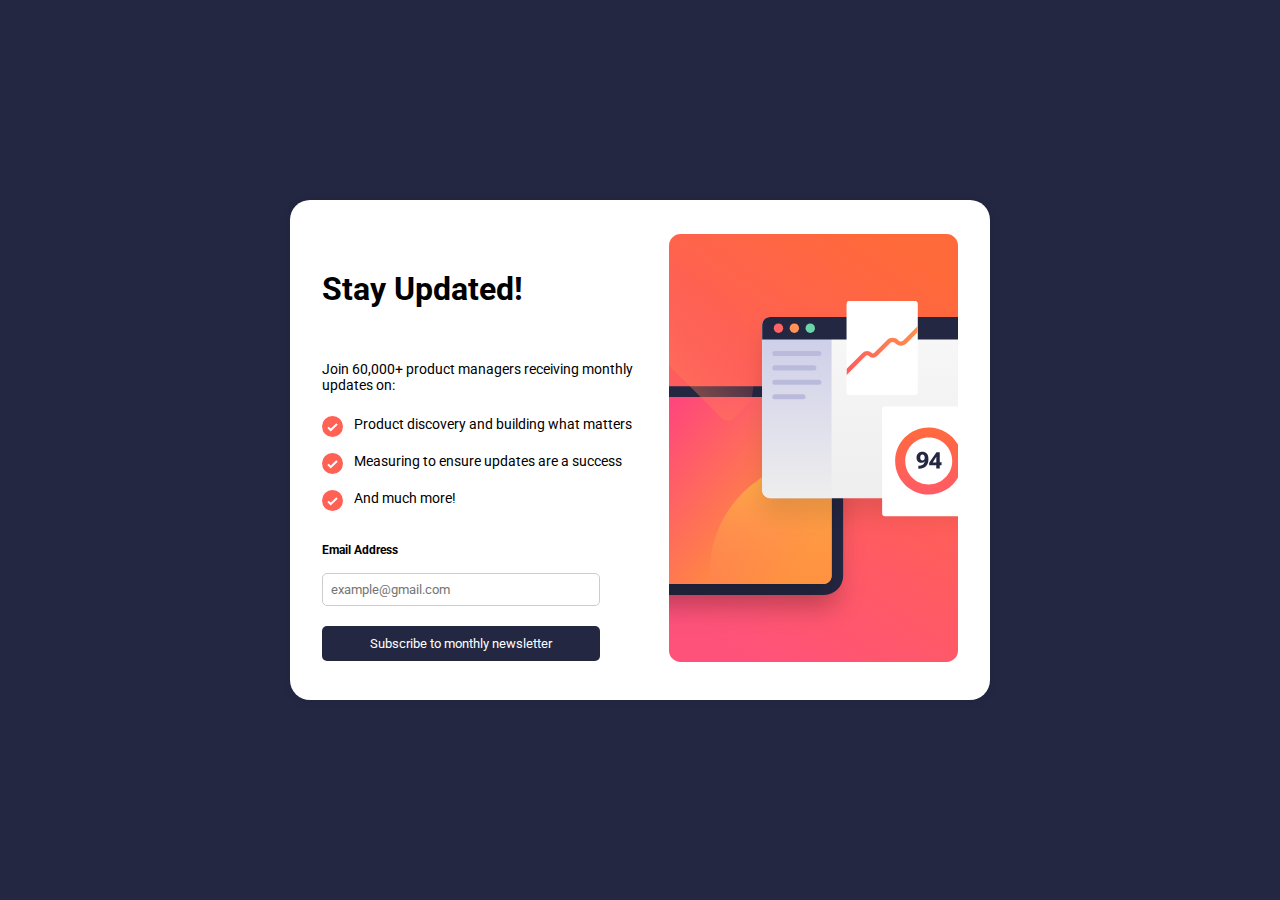
<file: index.html>
<!DOCTYPE html>
<html lang="en">
  <head>
    <meta charset="UTF-8" />
    <meta name="viewport" content="width=device-width, initial-scale=1.0" />
    <title>Document</title>
    <link rel="stylesheet" href="index.css" />
  </head>

  <body>
    <main>
      <div class="container">
        <div class="container-content">
          <h1>Stay Updated!</h1>
          <p>Join 60,000+ product managers receiving monthly updates on:</p>
          <div class="container-checkbox">
            <div class="checkbox">
              <img src="./images/icon-list.svg" alt="checkbox" />
              <p>Product discovery and building what matters</p>
            </div>
            <div class="checkbox">
              <img src="./images/icon-list.svg" alt="checkbox" />
              <p>Measuring to ensure updates are a success</p>
            </div>
            <div class="checkbox">
              <img src="./images/icon-list.svg" alt="checkbox" />
              <p>And much more!</p>
            </div>
          </div>
          <div class="container-input">
            <div class="input">
              <div id="validationMessage"></div>
              <div class="validator-message-container">
                <label for="email">Email Address</label>
                <label for="email" class="validator" id="validator"></label>
              </div>

              <input
                type="email"
                id="emailInput"
                placeholder="example@gmail.com"
                oninput="validateEmail()"
              />
            </div>
            <button onclick="subscribe()">
              Subscribe to monthly newsletter
            </button>
          </div>
        </div>
        <div class="container-image">
          <img src="images/illustration-sign-up-desktop.svg" alt="" />
        </div>
      </div>
    </main>

    <script src="./index.js"></script>
  </body>
</html>
</file>
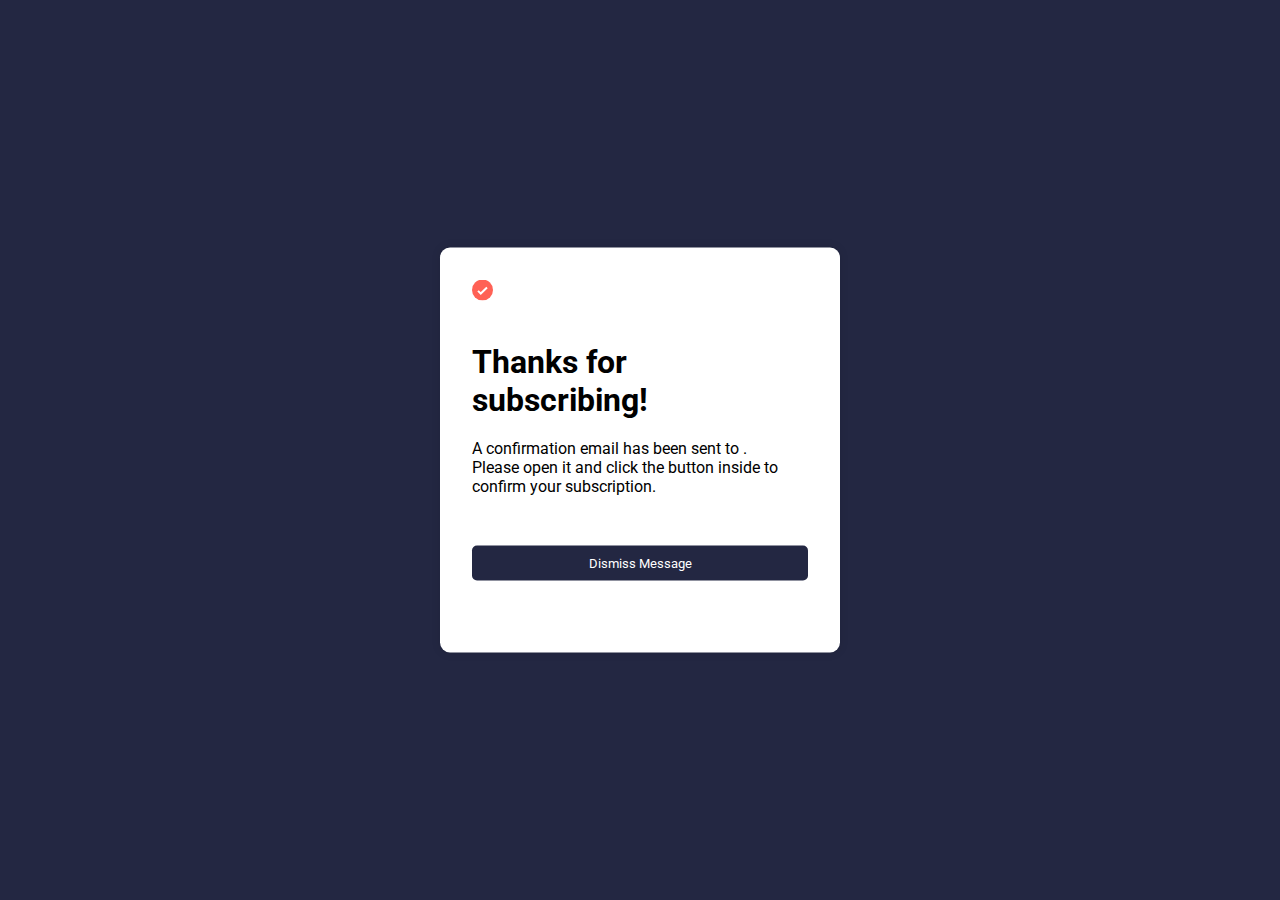
<file: subscribe.html>
<!DOCTYPE html>
<html lang="en">
  <head>
    <meta charset="UTF-8" />
    <meta name="viewport" content="width=device-width, initial-scale=1.0" />
    <title>Document</title>
    <link rel="stylesheet" href="./subscribe.css" />
    <script src="./subscribe.js"></script>
  </head>

  <body>
    <main>
      <div class="container">
        <div class="image-subs">
          <img src="./images/icon-list.svg" alt="" />
        </div>
        <!-- container for the subscription content -->
        <div class="container-subs-content">
          <div class="subs-content">
            <h1>Thanks for subscribing!</h1>
            <p>
              A confirmation email has been sent to
              <span id="emailDisplay"></span>.
            </p>
            <p>
              Please open it and click the button inside to confirm your
              subscription.
            </p>
          </div>
          <button class="button" onclick="dismissMessage()">
            Dismiss Message
          </button>
        </div>
      </div>
    </main>
  </body>
</html>
</file>
<file: index.css>
@import url("https://fonts.googleapis.com/css2?family=Roboto:ital,wght@0,100;0,300;0,400;0,500;0,700;0,900;1,100;1,300;1,400;1,500;1,700;1,900&display=swap");

* {
  padding: 0;
  margin: 0;
  box-sizing: border-box;
  font-family: "Roboto", sans-serif;
}

main {
  background-color: #232742;
}

p {
  font-size: 14px;
}
/* CSS for mobile */
@media (max-width: 767px) {
  .container {
    width: 100%;
    height: 100%;
    display: flex;
    flex-direction: column-reverse;
    background-color: white;
  }

  .container-image {
    width: 100%;
    height: 40vh;
  }

  .container-image > img {
    width: 100%;
    height: 100%;
    object-fit: cover;
    border-radius: 0 0 25px 25px;
  }

  .container-content {
    margin-top: 30px;
    padding: 0 25px 0 25px;
  }

  .container-content > h1 {
    margin-bottom: 30px;
  }

  .container-content > p {
    margin-bottom: 16px;
  }

  .checkbox {
    display: flex;
    flex-direction: row;
    gap: 8px;
    margin-bottom: 16px;
  }

  .container-input .input label {
    margin-top: 3px;
    color: black;
    font-size: 16px;
  }
  .container-input .input label {
    font-size: 12px;
    font-weight: bold;
    margin-bottom: 4px;
  }

  .container-input .input input[type="email"] {
    width: 100%; /* Adjust the width as needed */
    padding: 8px; /* Adjust the padding as needed */
    margin-bottom: 20px;
    border: 1px solid #ccc;
    border-radius: 5px;
    box-sizing: border-box; /* Ensure padding is included in width */
  }

  .container-input button {
    padding: 12px 20px;
    background-color: hsl(358, 75%, 59%);
    width: 100%;
    color: #fff;
    border: none;
    border-radius: 5px;
    cursor: pointer;
    transition: background-color 0.3s ease;
  }

  .container-input button:hover {
    background-color: #232742;
  }
}

/* CSS for desktop */
@media (min-width: 768px) {
  main {
    width: 100%;
    height: 100vh;
    position: relative;
  }

  .container {
    border-radius: 20px;
    width: 700px;
    height: 500px;
    /* border: 1px solid green; */
    display: flex;
    align-items: center;
    justify-content: space-between;
    position: absolute;
    top: 50%;
    left: 50%;
    transform: translate(-50%, -50%);
    padding: 2rem;
    box-shadow: 0px 0px 10px rgba(0, 0, 0, 0.1);
    background-color: white;
  }

  .container-content {
    width: 60%;
  }

  .container-content > h1 {
    padding: 30px 0;
  }

  .container-content > p {
    padding: 20px 0;
  }

  .container-image {
    width: 50%;
  }

  .container-image img {
    width: 100%;
  }

  .container-checkbox {
    display: flex;
    flex-direction: column;
    gap: 16px;
  }

  .checkbox {
    display: flex;
    flex-direction: row;
    gap: 8px;
  }

  .checkbox p {
    margin-left: 3px;
    margin-bottom: 3px;
  }
  .container-content h1 {
    margin-bottom: 3px;
  }
  .container-content p {
    margin-bottom: 3px;
  }
  /* .container-input label{
  /* margin-top: 3px; */

  .container-input {
    margin-top: 24px;
  }
  .container-input .input label {
    font-size: 12px;
    font-weight: bold;
    margin-bottom: 8px;
    padding: 8px 0;
  }

  .validator-message-container {
    width: 80%;
    display: flex;
    flex-direction: row;
    justify-content: space-between;
  }

  .validator {
    color: hsl(358, 75%, 59%);
  }

  .container-input .input input[type="email"] {
    width: 80%; /* Adjust the width as needed */
    padding: 8px; /* Adjust the padding as needed */
    margin-bottom: 20px;
    border: 1px solid #ccc;
    border-radius: 5px;
    box-sizing: border-box; /* Ensure padding is included in width */
  }

  .container-input button {
    padding: 10px 20px;
    background-color: #232742;
    color: #fff;
    border: none;
    border-radius: 5px;
    cursor: pointer;
    width: 80%;
    transition: background-color 0.3s ease;
  }

  .container-input button:hover {
    background-color: hsl(358, 75%, 59%);
  }
}
</file>
<file: subscribe.css>
@import url("https://fonts.googleapis.com/css2?family=Roboto:ital,wght@0,100;0,300;0,400;0,500;0,700;0,900;1,100;1,300;1,400;1,500;1,700;1,900&display=swap");

* {
  padding: 0;
  margin: 0;
  box-sizing: border-box;
  font-family: "Roboto", sans-serif;
}

main {
  background-color: #232742;
}

@media (max-width: 767px) {
  .container {
    width: 80vw;
    height: 300px;
    background-color: white;
    /* display: flex; */
    align-items: center;
    justify-content: space-between;
    position: absolute;
    top: 50%;
    left: 50%;
    transform: translate(-50%, -50%);
    padding: 2rem;
  }

  .subs-content > h1 {
    margin: 20px 0;
  }

  .image-subs > img {
    width: 40px;
    height: 40px;
  }

  .container-subs-content {
    display: flex;
    flex-direction: column;
    gap: 240px;
  }

  button {
    margin-top: 20px;
    background-color: #012852;
    color: #fff;
    border: none;
    border-radius: 5px;
    padding: 10px 20px;
    cursor: pointer;
    transition: background-color 0.3s;
    width: 100%;
  }

  button:hover {
    background-color: red;
  }

  #emailDisplay {
    font-weight: bold;
  }
}

@media (min-width: 768px) {
  main {
    width: 100%;
    height: 100vh;
    position: relative;
  }

  .container {
    background-color: white;

    width: 400px;
    min-height: 300px;
    /* border: 1px solid green; */
    /* display: flex; */
    align-items: center;
    justify-content: space-between;
    position: absolute;
    top: 50%;
    left: 50%;
    transform: translate(-50%, -50%);
    padding: 2rem;
    box-shadow: 0px 0px 10px rgba(0, 0, 0, 0.1);
    border-radius: 10px;
  }

  .image-subs {
    margin-bottom: 8px;
  }

  .subs-content {
    padding: 10px 0;
  }

  .subs-content > h1 {
    margin: 20px 0;
  }

  button {
    margin: 40px 0;
    background-color: #232742;
    color: #fff;
    border: none;
    border-radius: 5px;
    padding: 10px 20px;
    cursor: pointer;
    width: 100%;
    transition: background-color 0.3s ease;
  }

  button:hover {
    background-color: hsl(358, 75%, 59%);
  }

  #emailDisplay {
    font-weight: bold;
  }
}
</file>
